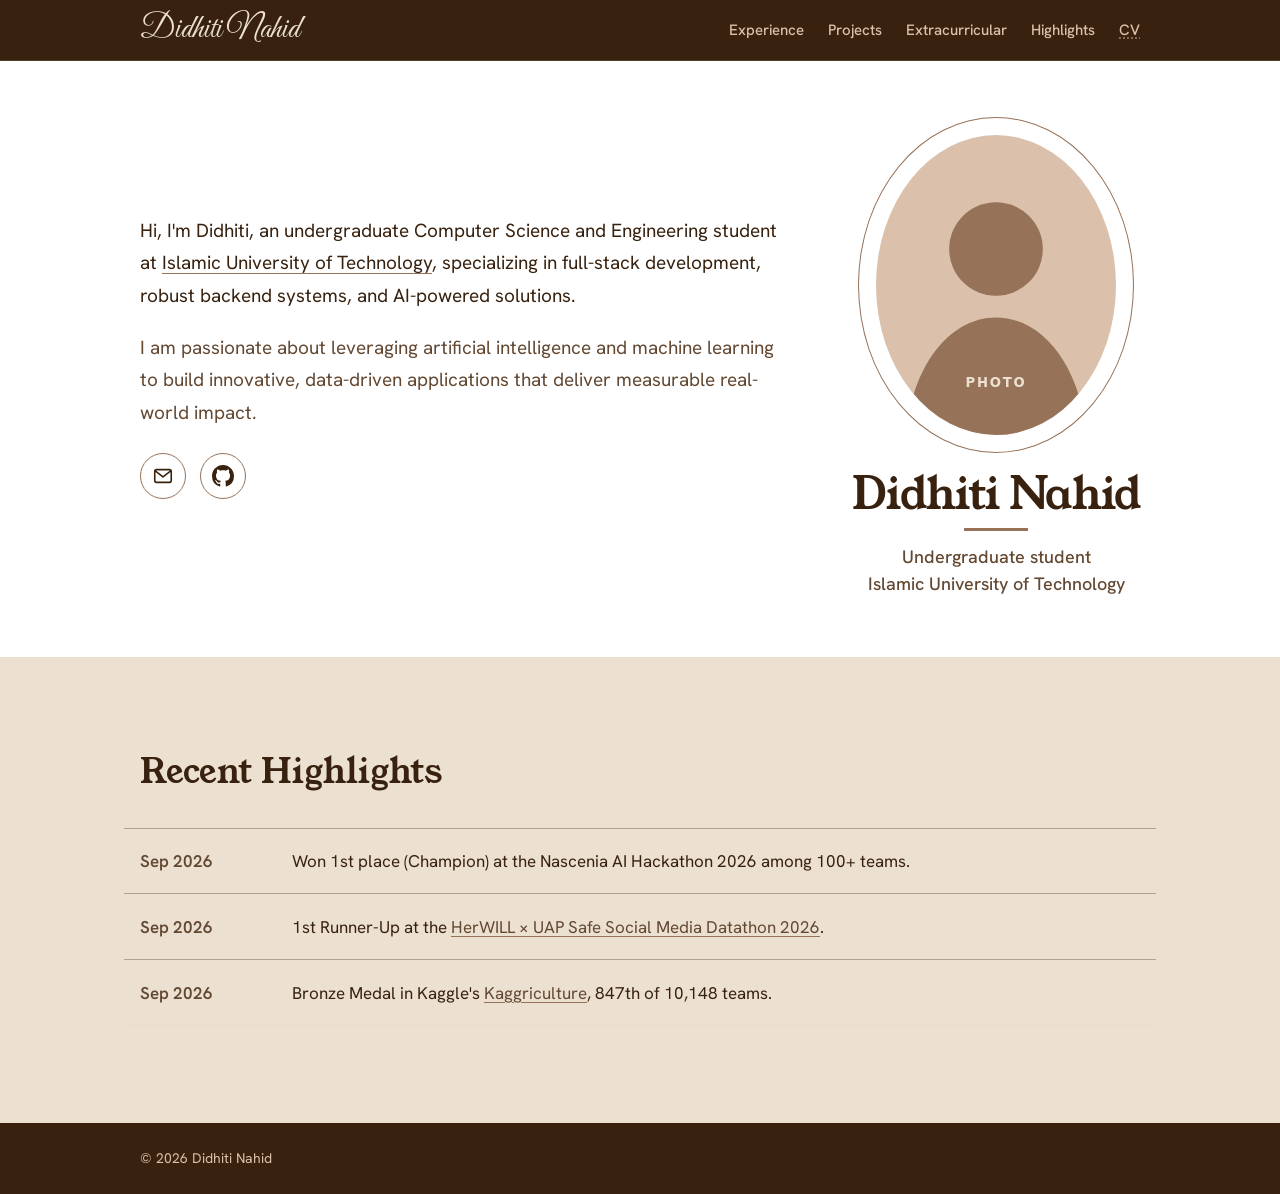
<file: index.html>
<!DOCTYPE html>
<!--
THESIS: An academic-style homepage (identity column, plain first-person intro, ruled project table, dated news log) that refuses the template's white minimalism and the usual card grid.
OWN-WORLD: "The Roastery Ledger". Full-bleed bands in the user's five roasts (espresso, crema, latte, mocha), 1px roast hairlines, Young Serif name and headlines, Hanken Grotesk text.
STORY: The visitor learns who Didhiti is and what she builds, sees five projects with code and write-ups, reads three recent wins, and emails her.
FIRST VIEWPORT: Espresso cover. Photo and the large name on the left, the intro and her aim on the right, email and GitHub links under the name.
FORM: Pinned by the user (farhanishraq17.github.io structure and voice, with the supplied palette), so no concept roll was run.
-->
<html lang="en">
<head>
  <meta charset="UTF-8">
  <script>document.documentElement.classList.add('js')</script>
  <meta name="viewport" content="width=device-width, initial-scale=1.0">
  <title>Didhiti Nahid</title>
  <meta name="description" content="Didhiti Nahid, Computer Science and Engineering undergraduate at Islamic University of Technology. Full-stack applications, backend systems and AI-powered solutions.">
  <meta name="theme-color" content="#38220f">
  <link rel="preconnect" href="https://fonts.googleapis.com">
  <link rel="preconnect" href="https://fonts.gstatic.com" crossorigin>
  <link href="https://fonts.googleapis.com/css2?family=Great+Vibes&family=Hanken+Grotesk:wght@400..700&family=Young+Serif&display=swap" rel="stylesheet">
  <link rel="stylesheet" href="style.css?v=14">
</head>
<body>

  <a class="skip-link" href="#main">Skip to content</a>

  <header class="site-header band band--espresso">
    <nav class="container nav" aria-label="Main">
      <a href="#top" class="nav-home">Didhiti Nahid</a>
      <button type="button" class="nav-toggle" aria-expanded="false" aria-controls="nav-links" aria-label="Open menu">
        <span class="nav-toggle-bar"></span>
        <span class="nav-toggle-bar"></span>
        <span class="nav-toggle-bar"></span>
      </button>      <ul class="nav-links" id="nav-links">
        <li><a href="experience.html">Experience</a></li>
        <li><a href="projects.html">Projects</a></li>
        <li><a href="extracurricular.html">Extracurricular</a></li>
        <li><a href="#highlights">Highlights</a></li>
        <li class="nav-cv"><button type="button" class="nav-cv-btn" aria-describedby="cv-note">CV</button><span id="cv-note" class="nav-cv-note" role="tooltip">Will be added later</span></li>
      </ul>
    </nav>
  </header>

  <main id="main">

    <!-- Intro -->
    <section id="top" class="hero band band--white" aria-label="Introduction">
      <div class="container hero-grid">
        <div class="hero-text">
          <div class="intro">
            <p>
              Hi, I'm Didhiti, an undergraduate Computer Science and Engineering student at
              <a href="https://www.iutoic-dhaka.edu/" target="_blank" rel="noopener">Islamic University of Technology</a>,
              specializing in full-stack development, robust backend systems, and AI-powered solutions.
            </p>
            <p>
              I am passionate about leveraging artificial intelligence and machine learning to build innovative,
              data-driven applications that deliver measurable real-world impact.
            </p>
          </div>

          <ul class="social-links">
            <li>
              <a href="mailto:didhiti.nahid@gmail.com" aria-label="Email" title="Email">
                <svg viewBox="0 0 24 24" width="22" height="22" aria-hidden="true" fill="none" stroke="currentColor" stroke-width="1.75" stroke-linecap="round" stroke-linejoin="round">
                  <rect x="3" y="5" width="18" height="14" rx="2"/>
                  <path d="m3.5 6.5 8.5 6.5 8.5-6.5"/>
                </svg>
              </a>
            </li>
            <li>
              <a href="https://github.com/Didhiti0217" target="_blank" rel="noopener" aria-label="GitHub" title="GitHub">
                <svg viewBox="0 0 16 16" width="22" height="22" aria-hidden="true" fill="currentColor">
                  <path d="M8 0c4.42 0 8 3.58 8 8a8.013 8.013 0 0 1-5.45 7.59c-.4.08-.55-.17-.55-.38 0-.27.01-1.13.01-2.2 0-.75-.25-1.23-.54-1.48 1.78-.2 3.65-.88 3.65-3.95 0-.88-.31-1.59-.82-2.15.08-.2.36-1.02-.08-2.12 0 0-.67-.22-2.2.82-.64-.18-1.32-.27-2-.27-.68 0-1.36.09-2 .27-1.53-1.03-2.2-.82-2.2-.82-.44 1.1-.16 1.92-.08 2.12-.51.56-.82 1.28-.82 2.15 0 3.06 1.86 3.75 3.64 3.95-.23.2-.44.55-.51 1.07-.46.21-1.61.55-2.33-.66-.15-.24-.6-.83-1.23-.82-.67.01-.27.38.01.53.34.19.73.9.82 1.13.16.45.68 1.31 2.69.94 0 .67.01 1.3.01 1.49 0 .21-.15.45-.55.38A7.995 7.995 0 0 1 0 8c0-4.42 3.58-8 8-8Z"/>
                </svg>
              </a>
            </li>
          </ul>
        </div>

        <div class="identity">
          <div class="portrait">
            <!-- Replace with your photo: put it in assets/, change src (e.g. assets/photo.jpg) and update alt to "Photo of Didhiti Nahid" -->
            <img class="photo" src="assets/photo-placeholder.svg" alt="Placeholder for Didhiti Nahid's photo" width="400" height="500">
          </div>
          <h1 class="name">Didhiti Nahid</h1>
          <p class="role">
            <span>Undergraduate student</span>
            <span>Islamic University of Technology</span>
          </p>
        </div>
      </div>
    </section>

    <!-- Recent highlights: shows three at a time, scroll for the rest -->
    <section id="highlights" class="section band band--crema" aria-labelledby="highlights-title">
      <div class="container">
        <div class="section-head">
          <h2 id="highlights-title">Recent Highlights</h2>
        </div>
        <div class="news-scroll" tabindex="0" role="region" aria-labelledby="highlights-title">
          <ol class="news">
            <li>
              <time datetime="2026-09">Sep 2026</time>
              <p>Won 1st place (Champion) at the Nascenia AI Hackathon 2026 among 100+ teams.</p>
            </li>
            <li>
              <time datetime="2026-09">Sep 2026</time>
              <p>1st Runner-Up at the <a href="https://github.com/farhanishraq17/IUT_BakeNekos-HerWillxUAP-Datathon-1st-Runners-up-Solution" target="_blank" rel="noopener">HerWILL × UAP Safe Social Media Datathon 2026</a>.</p>
            </li>
            <li>
              <time datetime="2026-09">Sep 2026</time>
              <p>Bronze Medal in Kaggle's <a href="https://www.kaggle.com/competitions/kaggriculture" target="_blank" rel="noopener">Kaggriculture</a>, 847th of 10,148 teams.</p>
            </li>
            <li>
              <time datetime="2026-09">Sep 2026</time>
              <p>Honourable Mention at the Blockchain and AI Olympiad Bangladesh 2026 for <a href="https://github.com/farhanishraq17/Obhoy" target="_blank" rel="noopener">Obhoy</a>; selected as a finalist for IBCOL 2026 in Hong Kong.</p>
            </li>
            <li>
              <time datetime="2024">2024</time>
              <p>Joined the <a href="extracurricular.html#volunteer">IUT Computer Society</a> Executive Body 2024–25 as Assistant Director (Human Resource).</p>
            </li>
            <li>
              <time datetime="2023-08">Aug 2023</time>
              <p>Started my B.Sc. in Computer Science at IUT.</p>
            </li>
          </ol>
        </div>
      </div>
    </section>

  </main>

  <footer class="site-footer band band--espresso">
    <div class="container">
      <p>© 2026 Didhiti Nahid</p>
    </div>
  </footer>

  <script>
    // Size the highlights box to exactly three items; the rest scroll.
    (function () {
      var box = document.querySelector('.news-scroll');
      if (!box) return;
      var list = box.querySelector('.news');
      var items = list.children;

      function update() {
        box.classList.toggle('has-more', box.scrollTop + box.clientHeight < box.scrollHeight - 2);
      }

      function fit() {
        if (items.length <= 3) { box.style.maxHeight = 'none'; return; }
        var third = items[2];
        box.style.maxHeight = (third.offsetTop + third.offsetHeight + 2) + 'px';
        update();
      }

      box.addEventListener('scroll', update, { passive: true });
      if ('ResizeObserver' in window) new ResizeObserver(fit).observe(list);
      window.addEventListener('load', fit);
      fit();
    })();
  </script>

  <script src="nav.js"></script>

</body>
</html>
</file>
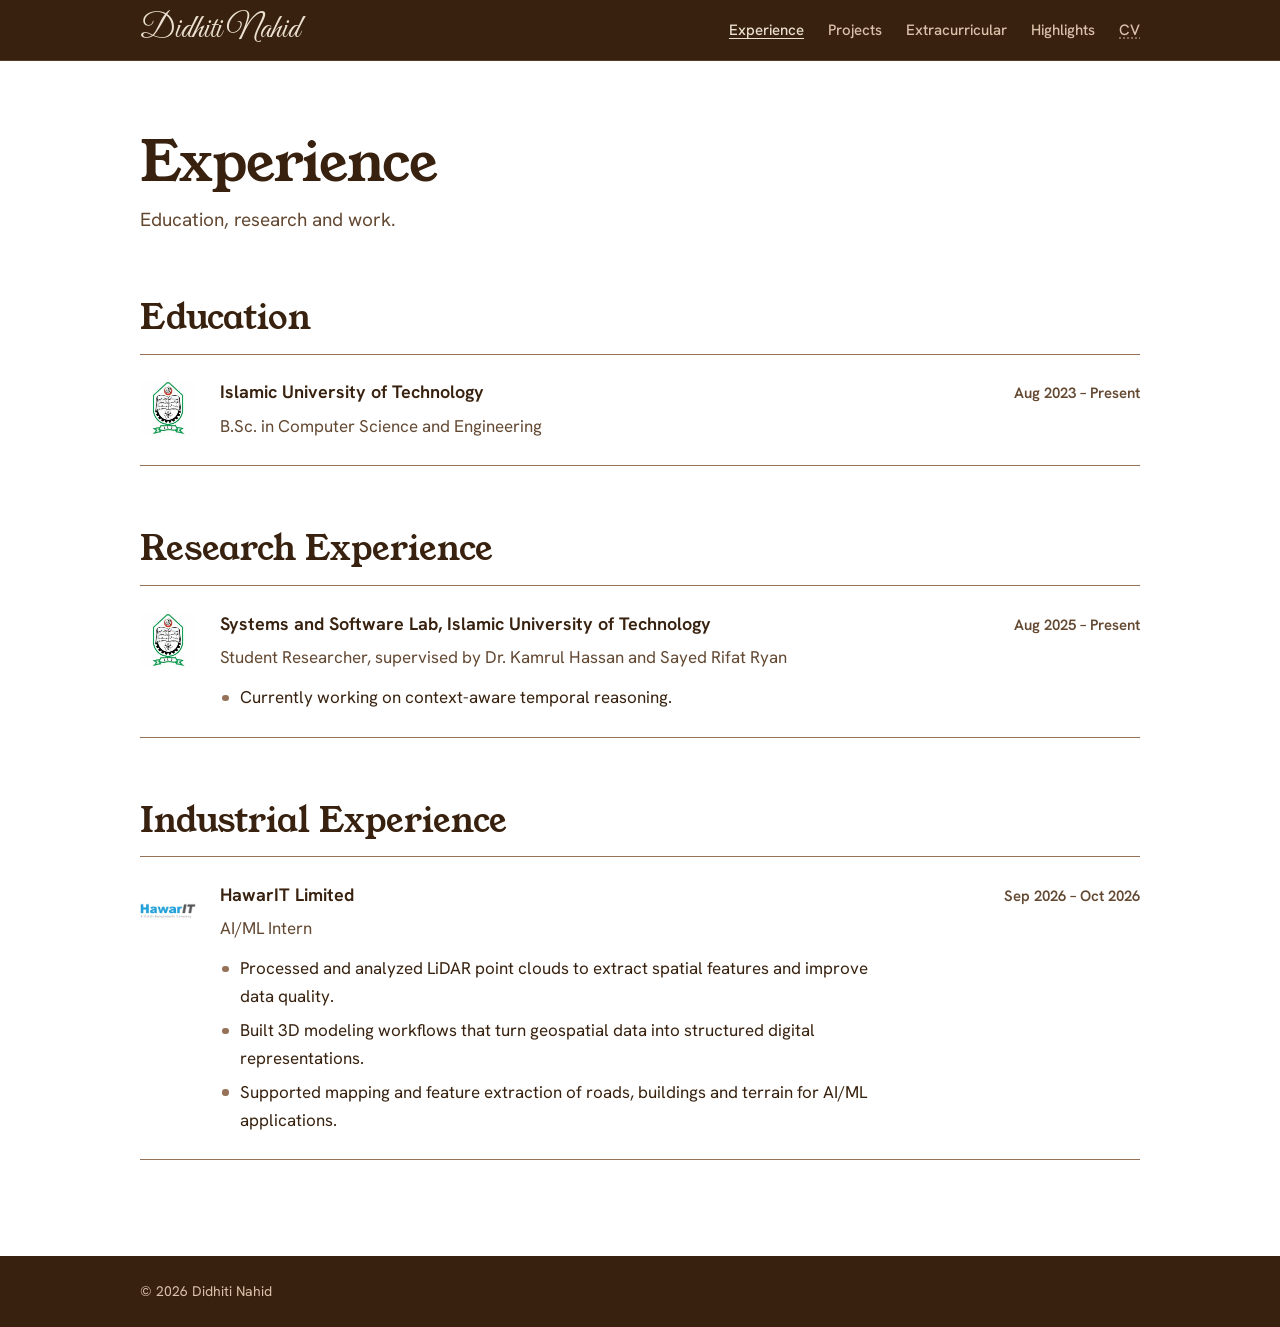
<file: experience.html>
<!DOCTYPE html>
<html lang="en">
<head>
  <meta charset="UTF-8">
  <script>document.documentElement.classList.add('js')</script>
  <meta name="viewport" content="width=device-width, initial-scale=1.0">
  <title>Experience · Didhiti Nahid</title>
  <meta name="description" content="Education, research and industrial experience of Didhiti Nahid, Computer Science and Engineering undergraduate at Islamic University of Technology.">
  <meta name="theme-color" content="#38220f">
  <link rel="preconnect" href="https://fonts.googleapis.com">
  <link rel="preconnect" href="https://fonts.gstatic.com" crossorigin>
  <link href="https://fonts.googleapis.com/css2?family=Great+Vibes&family=Hanken+Grotesk:wght@400..700&family=Young+Serif&display=swap" rel="stylesheet">
  <link rel="stylesheet" href="style.css?v=14">
</head>
<body>

  <a class="skip-link" href="#main">Skip to content</a>

  <header class="site-header band band--espresso">
    <nav class="container nav" aria-label="Main">
      <a href="index.html" class="nav-home">Didhiti Nahid</a>
      <button type="button" class="nav-toggle" aria-expanded="false" aria-controls="nav-links" aria-label="Open menu">
        <span class="nav-toggle-bar"></span>
        <span class="nav-toggle-bar"></span>
        <span class="nav-toggle-bar"></span>
      </button>      <ul class="nav-links" id="nav-links">
        <li><a href="experience.html" aria-current="page">Experience</a></li>
        <li><a href="projects.html">Projects</a></li>
        <li><a href="extracurricular.html">Extracurricular</a></li>
        <li><a href="index.html#highlights">Highlights</a></li>
        <li class="nav-cv"><button type="button" class="nav-cv-btn" aria-describedby="cv-note">CV</button><span id="cv-note" class="nav-cv-note" role="tooltip">Will be added later</span></li>
      </ul>
    </nav>
  </header>

  <!-- The whole Experience page is one white sheet -->
  <main id="main" class="exp-page band band--white">
    <div class="container">

      <header class="page-head">
        <h1 class="page-title">Experience</h1>
        <p class="page-lede">Education, research and work.</p>
      </header>

      <!-- Education -->
      <section id="education" class="exp-section" aria-labelledby="education-title">
        <h2 id="education-title" class="exp-title">Education</h2>
        <ol class="entries">
          <li class="entry">
            <img class="entry-logo" src="assets/logo_iut.jpg" alt="" width="56" height="56">
            <div class="entry-body">
              <div class="entry-head">
                <h3>Islamic University of Technology</h3>
                <p class="entry-date">Aug 2023 – Present</p>
              </div>
              <p class="entry-role">B.Sc. in Computer Science and Engineering</p>
            </div>
          </li>
        </ol>
      </section>

      <!-- Research -->
      <section id="research" class="exp-section" aria-labelledby="research-title">
        <h2 id="research-title" class="exp-title">Research Experience</h2>
        <ol class="entries">
          <li class="entry">
            <img class="entry-logo" src="assets/logo_iut.jpg" alt="" width="56" height="56">
            <div class="entry-body">
              <div class="entry-head">
                <h3>Systems and Software Lab, Islamic University of Technology</h3>
                <p class="entry-date">Aug 2025 – Present</p>
              </div>
              <p class="entry-role">Student Researcher, supervised by Dr. Kamrul Hassan and Sayed Rifat Ryan</p>
              <ul class="entry-points">
                <li>Currently working on context-aware temporal reasoning.</li>
              </ul>
            </div>
          </li>
        </ol>
      </section>

      <!-- Industry -->
      <section id="industry" class="exp-section" aria-labelledby="industry-title">
        <h2 id="industry-title" class="exp-title">Industrial Experience</h2>
        <ol class="entries">
          <li class="entry">
            <img class="entry-logo" src="assets/logo_hawarit.png" alt="" width="56" height="56">
            <div class="entry-body">
              <div class="entry-head">
                <h3>HawarIT Limited</h3>
                <p class="entry-date">Sep 2026 – Oct 2026</p>
              </div>
              <p class="entry-role">AI/ML Intern</p>
              <ul class="entry-points">
                <li>Processed and analyzed LiDAR point clouds to extract spatial features and improve data quality.</li>
                <li>Built 3D modeling workflows that turn geospatial data into structured digital representations.</li>
                <li>Supported mapping and feature extraction of roads, buildings and terrain for AI/ML applications.</li>
              </ul>
            </div>
          </li>
        </ol>
      </section>

    </div>
  </main>

  <footer class="site-footer band band--espresso">
    <div class="container">
      <p>© 2026 Didhiti Nahid</p>
    </div>
  </footer>

  <script src="nav.js"></script>

</body>
</html>
</file>
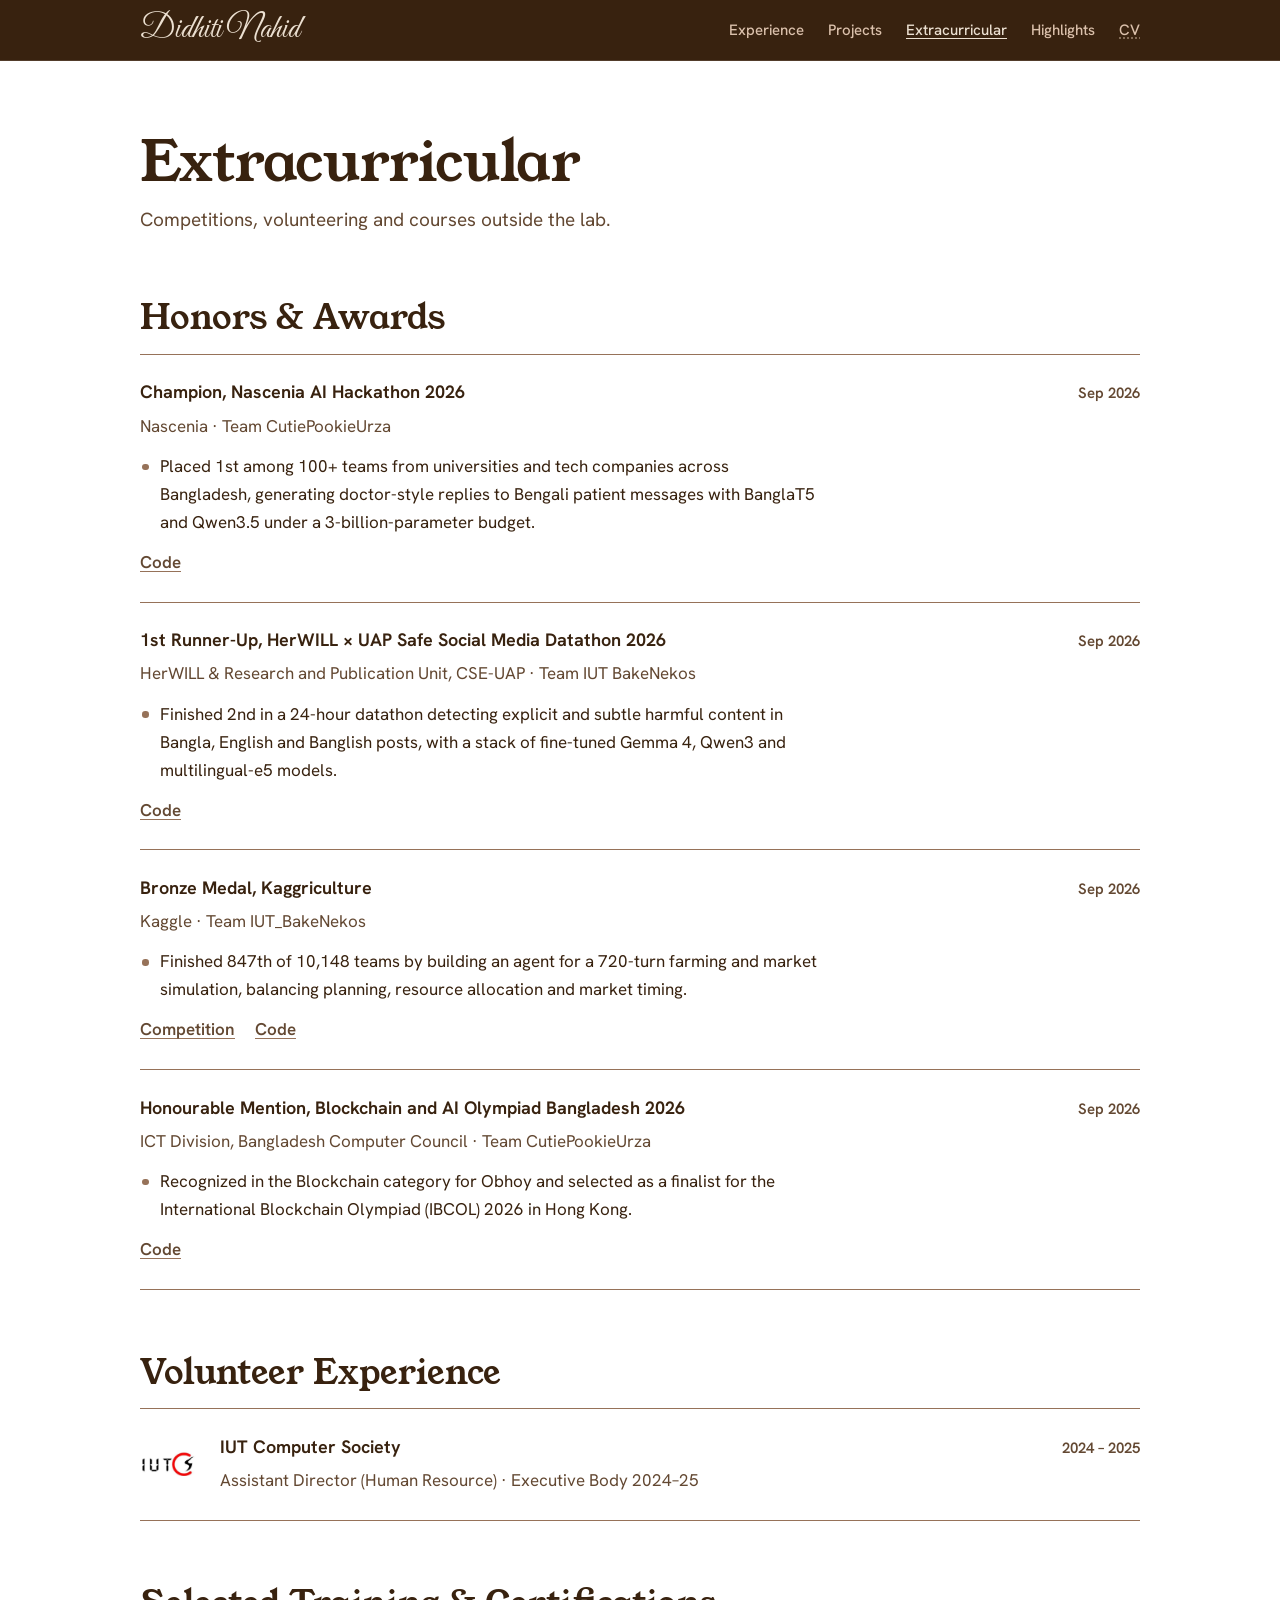
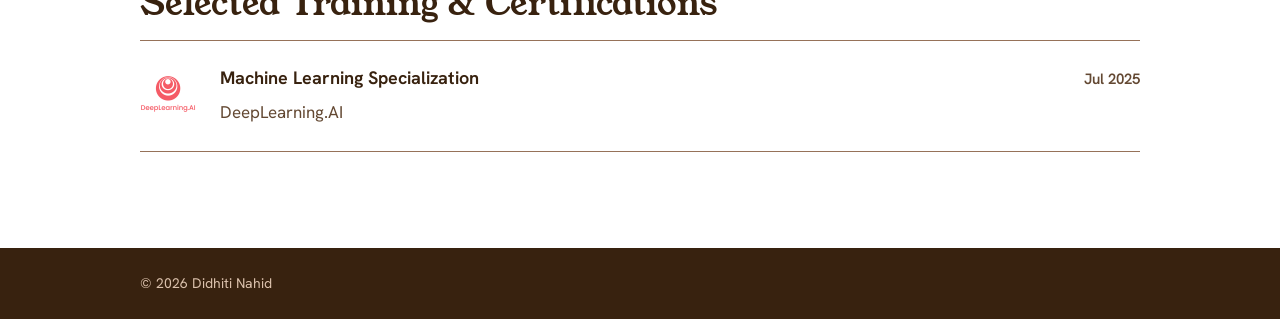
<file: extracurricular.html>
<!DOCTYPE html>
<html lang="en">
<head>
  <meta charset="UTF-8">
  <script>document.documentElement.classList.add('js')</script>
  <meta name="viewport" content="width=device-width, initial-scale=1.0">
  <title>Extracurricular · Didhiti Nahid</title>
  <meta name="description" content="Honors, awards, volunteering and certifications of Didhiti Nahid, Computer Science and Engineering undergraduate at Islamic University of Technology.">
  <meta name="theme-color" content="#38220f">
  <link rel="preconnect" href="https://fonts.googleapis.com">
  <link rel="preconnect" href="https://fonts.gstatic.com" crossorigin>
  <link href="https://fonts.googleapis.com/css2?family=Great+Vibes&family=Hanken+Grotesk:wght@400..700&family=Young+Serif&display=swap" rel="stylesheet">
  <link rel="stylesheet" href="style.css?v=14">
</head>
<body>

  <a class="skip-link" href="#main">Skip to content</a>

  <header class="site-header band band--espresso">
    <nav class="container nav" aria-label="Main">
      <a href="index.html" class="nav-home">Didhiti Nahid</a>
      <button type="button" class="nav-toggle" aria-expanded="false" aria-controls="nav-links" aria-label="Open menu">
        <span class="nav-toggle-bar"></span>
        <span class="nav-toggle-bar"></span>
        <span class="nav-toggle-bar"></span>
      </button>      <ul class="nav-links" id="nav-links">
        <li><a href="experience.html">Experience</a></li>
        <li><a href="projects.html">Projects</a></li>
        <li><a href="extracurricular.html" aria-current="page">Extracurricular</a></li>
        <li><a href="index.html#highlights">Highlights</a></li>
        <li class="nav-cv"><button type="button" class="nav-cv-btn" aria-describedby="cv-note">CV</button><span id="cv-note" class="nav-cv-note" role="tooltip">Will be added later</span></li>
      </ul>
    </nav>
  </header>

  <!-- One white sheet, like the Experience page -->
  <main id="main" class="exp-page band band--white">
    <div class="container">

      <header class="page-head">
        <h1 class="page-title">Extracurricular</h1>
        <p class="page-lede">Competitions, volunteering and courses outside the lab.</p>
      </header>

      <!-- Honors & Awards -->
      <section id="honors" class="exp-section" aria-labelledby="honors-title">
        <h2 id="honors-title" class="exp-title">Honors &amp; Awards</h2>
        <ol class="entries entries--text">
          <li class="entry">
            <div class="entry-body">
              <div class="entry-head">
                <h3>Champion, Nascenia AI Hackathon 2026</h3>
                <p class="entry-date">Sep 2026</p>
              </div>
              <p class="entry-role">Nascenia · Team CutiePookieUrza</p>
              <ul class="entry-points">
                <li>Placed 1st among 100+ teams from universities and tech companies across Bangladesh, generating doctor-style replies to Bengali patient messages with BanglaT5 and Qwen3.5 under a 3-billion-parameter budget.</li>
              </ul>
              <ul class="entry-links">
                <li><a href="https://github.com/farhanishraq17/CutiePookieUrza-Nascenia-AI-HACKATHON-Winning-Solution" target="_blank" rel="noopener">Code</a></li>
              </ul>
            </div>
          </li>

          <li class="entry">
            <div class="entry-body">
              <div class="entry-head">
                <h3>1st Runner-Up, HerWILL × UAP Safe Social Media Datathon 2026</h3>
                <p class="entry-date">Sep 2026</p>
              </div>
              <p class="entry-role">HerWILL &amp; Research and Publication Unit, CSE-UAP · Team IUT BakeNekos</p>
              <ul class="entry-points">
                <li>Finished 2nd in a 24-hour datathon detecting explicit and subtle harmful content in Bangla, English and Banglish posts, with a stack of fine-tuned Gemma 4, Qwen3 and multilingual-e5 models.</li>
              </ul>
              <ul class="entry-links">
                <li><a href="https://github.com/farhanishraq17/IUT_BakeNekos-HerWillxUAP-Datathon-1st-Runners-up-Solution" target="_blank" rel="noopener">Code</a></li>
              </ul>
            </div>
          </li>

          <li class="entry">
            <div class="entry-body">
              <div class="entry-head">
                <h3>Bronze Medal, Kaggriculture</h3>
                <p class="entry-date">Sep 2026</p>
              </div>
              <p class="entry-role">Kaggle · Team IUT_BakeNekos</p>
              <ul class="entry-points">
                <li>Finished 847th of 10,148 teams by building an agent for a 720-turn farming and market simulation, balancing planning, resource allocation and market timing.</li>
              </ul>
              <ul class="entry-links">
                <li><a href="https://www.kaggle.com/competitions/kaggriculture" target="_blank" rel="noopener">Competition</a></li>
                <li><a href="https://github.com/farhanishraq17/IUT_BakeNekos-Kaggriculture-Bronze-Solution" target="_blank" rel="noopener">Code</a></li>
              </ul>
            </div>
          </li>

          <li class="entry">
            <div class="entry-body">
              <div class="entry-head">
                <h3>Honourable Mention, Blockchain and AI Olympiad Bangladesh 2026</h3>
                <p class="entry-date">Sep 2026</p>
              </div>
              <p class="entry-role">ICT Division, Bangladesh Computer Council · Team CutiePookieUrza</p>
              <ul class="entry-points">
                <li>Recognized in the Blockchain category for Obhoy and selected as a finalist for the International Blockchain Olympiad (IBCOL) 2026 in Hong Kong.</li>
              </ul>
              <ul class="entry-links">
                <li><a href="https://github.com/farhanishraq17/Obhoy" target="_blank" rel="noopener">Code</a></li>
              </ul>
            </div>
          </li>
        </ol>
      </section>

      <!-- Volunteer -->
      <section id="volunteer" class="exp-section" aria-labelledby="volunteer-title">
        <h2 id="volunteer-title" class="exp-title">Volunteer Experience</h2>
        <ol class="entries">
          <li class="entry">
            <img class="entry-logo" src="assets/logo_iutcs.png" alt="" width="56" height="56">
            <div class="entry-body">
              <div class="entry-head">
                <h3>IUT Computer Society</h3>
                <p class="entry-date">2024 – 2025</p>
              </div>
              <p class="entry-role">Assistant Director (Human Resource) · Executive Body 2024–25</p>
            </div>
          </li>
        </ol>
      </section>

      <!-- Certifications -->
      <section id="certifications" class="exp-section" aria-labelledby="certifications-title">
        <h2 id="certifications-title" class="exp-title">Selected Training &amp; Certifications</h2>
        <ol class="entries">
          <li class="entry">
            <img class="entry-logo" src="assets/logo_deeplearningai.png" alt="" width="56" height="56">
            <div class="entry-body">
              <div class="entry-head">
                <h3>Machine Learning Specialization</h3>
                <p class="entry-date">Jul 2025</p>
              </div>
              <p class="entry-role">DeepLearning.AI</p>
              <!-- Add your own certificate link here, e.g.
              <ul class="entry-links"><li><a href="YOUR-COURSERA-CREDENTIAL-URL" target="_blank" rel="noopener">Credential</a></li></ul> -->
            </div>
          </li>
        </ol>
      </section>

    </div>
  </main>

  <footer class="site-footer band band--espresso">
    <div class="container">
      <p>© 2026 Didhiti Nahid</p>
    </div>
  </footer>

  <script src="nav.js"></script>

</body>
</html>
</file>
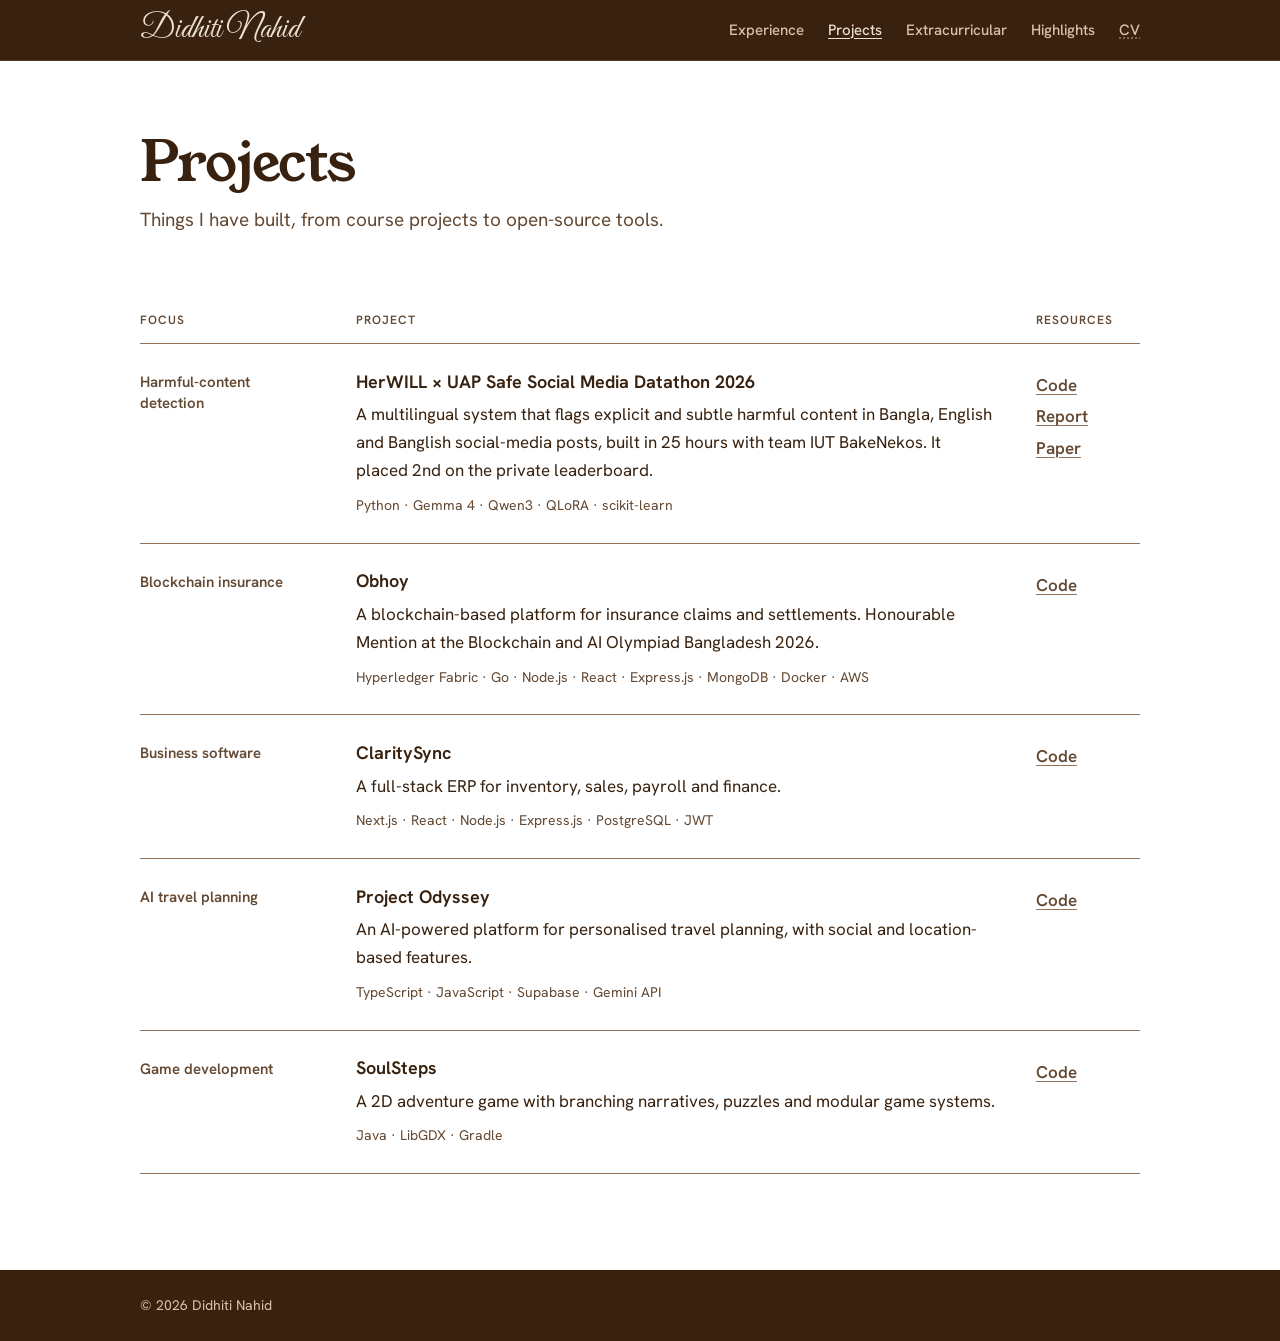
<file: projects.html>
<!DOCTYPE html>
<html lang="en">
<head>
  <meta charset="UTF-8">
  <script>document.documentElement.classList.add('js')</script>
  <meta name="viewport" content="width=device-width, initial-scale=1.0">
  <title>Projects · Didhiti Nahid</title>
  <meta name="description" content="Projects by Didhiti Nahid: full-stack applications, backend systems and AI-powered solutions.">
  <meta name="theme-color" content="#38220f">
  <link rel="preconnect" href="https://fonts.googleapis.com">
  <link rel="preconnect" href="https://fonts.gstatic.com" crossorigin>
  <link href="https://fonts.googleapis.com/css2?family=Great+Vibes&family=Hanken+Grotesk:wght@400..700&family=Young+Serif&display=swap" rel="stylesheet">
  <link rel="stylesheet" href="style.css?v=14">
</head>
<body>

  <a class="skip-link" href="#main">Skip to content</a>

  <header class="site-header band band--espresso">
    <nav class="container nav" aria-label="Main">
      <a href="index.html" class="nav-home">Didhiti Nahid</a>
      <button type="button" class="nav-toggle" aria-expanded="false" aria-controls="nav-links" aria-label="Open menu">
        <span class="nav-toggle-bar"></span>
        <span class="nav-toggle-bar"></span>
        <span class="nav-toggle-bar"></span>
      </button>      <ul class="nav-links" id="nav-links">
        <li><a href="experience.html">Experience</a></li>
        <li><a href="projects.html" aria-current="page">Projects</a></li>
        <li><a href="extracurricular.html">Extracurricular</a></li>
        <li><a href="index.html#highlights">Highlights</a></li>
        <li class="nav-cv"><button type="button" class="nav-cv-btn" aria-describedby="cv-note">CV</button><span id="cv-note" class="nav-cv-note" role="tooltip">Will be added later</span></li>
      </ul>
    </nav>
  </header>

  <!-- One white sheet, like the Experience page -->
  <main id="main" class="exp-page band band--white">
    <div class="container">

      <header class="page-head">
        <h1 class="page-title">Projects</h1>
        <p class="page-lede">Things I have built, from course projects to open-source tools.</p>
      </header>

      <section class="exp-section" aria-label="Projects">
        <div class="ledger" role="table" aria-label="Projects">
          <div class="ledger-row ledger-head" role="row">
            <span role="columnheader">Focus</span>
            <span role="columnheader">Project</span>
            <span role="columnheader">Resources</span>
          </div>

          <div class="ledger-row" role="row">
            <p class="focus" role="cell">Harmful-content detection</p>
            <div class="project" role="cell">
              <h2>HerWILL × UAP Safe Social Media Datathon 2026</h2>
              <p>
                A multilingual system that flags explicit and subtle harmful content in Bangla, English and Banglish
                social-media posts, built in 25 hours with team IUT BakeNekos. It placed 2nd on the private leaderboard.
              </p>
              <p class="stack">Python · Gemma 4 · Qwen3 · QLoRA · scikit-learn</p>
            </div>
            <ul class="links" role="cell">
              <li><a href="https://github.com/farhanishraq17/IUT_BakeNekos-HerWillxUAP-Datathon-1st-Runners-up-Solution" target="_blank" rel="noopener">Code</a></li>
              <li><a href="https://github.com/farhanishraq17/IUT_BakeNekos-HerWillxUAP-Datathon-1st-Runners-up-Solution/blob/main/report/IUT_BakeNekos_HerWILL2026_Research_Report.pdf" target="_blank" rel="noopener">Report</a></li>
              <li><a href="https://github.com/farhanishraq17/IUT_BakeNekos-HerWillxUAP-Datathon-1st-Runners-up-Solution/blob/main/report/IUT_BakeNekos_IEEE_Paper.pdf" target="_blank" rel="noopener">Paper</a></li>
            </ul>
          </div>

          <div class="ledger-row" role="row">
            <p class="focus" role="cell">Blockchain insurance</p>
            <div class="project" role="cell">
              <h2>Obhoy</h2>
              <p>
                A blockchain-based platform for insurance claims and settlements. Honourable Mention at the
                Blockchain and AI Olympiad Bangladesh 2026.
              </p>
              <p class="stack">Hyperledger Fabric · Go · Node.js · React · Express.js · MongoDB · Docker · AWS</p>
            </div>
            <ul class="links" role="cell">
              <li><a href="https://github.com/farhanishraq17/Obhoy" target="_blank" rel="noopener">Code</a></li>
            </ul>
          </div>

          <div class="ledger-row" role="row">
            <p class="focus" role="cell">Business software</p>
            <div class="project" role="cell">
              <h2>ClaritySync</h2>
              <p>A full-stack ERP for inventory, sales, payroll and finance.</p>
              <p class="stack">Next.js · React · Node.js · Express.js · PostgreSQL · JWT</p>
            </div>
            <ul class="links" role="cell">
              <li><a href="https://github.com/Deatrax/ClaritySync" target="_blank" rel="noopener">Code</a></li>
            </ul>
          </div>

          <div class="ledger-row" role="row">
            <p class="focus" role="cell">AI travel planning</p>
            <div class="project" role="cell">
              <h2>Project Odyssey</h2>
              <p>An AI-powered platform for personalised travel planning, with social and location-based features.</p>
              <p class="stack">TypeScript · JavaScript · Supabase · Gemini API</p>
            </div>
            <ul class="links" role="cell">
              <li><a href="https://github.com/Deatrax/ProjectOdyssey" target="_blank" rel="noopener">Code</a></li>
            </ul>
          </div>

          <div class="ledger-row" role="row">
            <p class="focus" role="cell">Game development</p>
            <div class="project" role="cell">
              <h2>SoulSteps</h2>
              <p>A 2D adventure game with branching narratives, puzzles and modular game systems.</p>
              <p class="stack">Java · LibGDX · Gradle</p>
            </div>
            <ul class="links" role="cell">
              <li><a href="https://github.com/Deatrax/SoulSteps1" target="_blank" rel="noopener">Code</a></li>
            </ul>
          </div>
        </div>
      </section>

    </div>
  </main>

  <footer class="site-footer band band--espresso">
    <div class="container">
      <p>© 2026 Didhiti Nahid</p>
    </div>
  </footer>

  <script src="nav.js"></script>

</body>
</html>
</file>
<file: style.css>
/* ==========================================================
   The Roastery Ledger: tokens (see DESIGN.md)
   ========================================================== */
:root {
  --espresso: #38220f;
  --mocha: #634832;
  --roast: #967259;
  --latte: #dbc1ac;
  --crema: #ece0d1;
  --white: #ffffff;

  --font-signature: "Great Vibes", "Segoe Script", cursive;
  --font-display: "Young Serif", Georgia, serif;
  --font-body: "Hanken Grotesk", system-ui, sans-serif;

  --max-width: 1080px;
  --gutter: clamp(1rem, 4vw, 2.5rem);
  --section: clamp(3.5rem, 8vw, 6rem);
  --ease-out: cubic-bezier(0.16, 1, 0.3, 1);
}

/* ---------- Base ---------- */
*,
*::before,
*::after {
  box-sizing: border-box;
}

html {
  scroll-behavior: smooth;
  scroll-padding-top: 4.5rem;
}

body {
  margin: 0;
  font-family: var(--font-body);
  font-size: 1.0625rem;
  line-height: 1.65;
  color: var(--espresso);
  background: var(--crema);
  -webkit-font-smoothing: antialiased;
}

h1, h2, h3, p, ol, ul {
  margin: 0;
}

ol, ul {
  list-style: none;
  padding: 0;
}

a {
  color: inherit;
  text-decoration-thickness: 1px;
  text-underline-offset: 0.2em;
  transition: color 200ms var(--ease-out), text-decoration-color 200ms var(--ease-out);
}

html {
  scrollbar-color: var(--roast) var(--crema);
}

::selection {
  background: var(--mocha);
  color: var(--crema);
}

.band--espresso ::selection {
  background: var(--latte);
  color: var(--espresso);
}

:focus-visible {
  outline: 2px solid currentColor;
  outline-offset: 3px;
  border-radius: 2px;
}

img {
  display: block;
  max-width: 100%;
  height: auto;
}

.container {
  max-width: var(--max-width);
  margin: 0 auto;
  padding: 0 var(--gutter);
}

.skip-link {
  position: absolute;
  left: 1rem;
  top: -3rem;
  z-index: 20;
  padding: 0.5rem 0.9rem;
  background: var(--crema);
  color: var(--espresso);
  font-weight: 600;
}

.skip-link:focus {
  top: 1rem;
}

/* ---------- Bands: one roast per section ---------- */
.band--espresso { background: var(--espresso); color: var(--crema); }
.band--mocha    { background: var(--mocha);    color: var(--crema); }
.band--latte    { background: var(--latte);    color: var(--espresso); }
.band--crema    { background: var(--crema);    color: var(--espresso); }
.band--white    { background: var(--white);    color: var(--espresso); }

.section {
  padding: var(--section) 0;
}

/* ---------- Header ---------- */
.site-header {
  position: sticky;
  top: 0;
  z-index: 10;
  border-bottom: 1px solid rgb(236 224 209 / 0.14);
}

.nav {
  display: flex;
  flex-wrap: wrap;
  align-items: center;
  justify-content: space-between;
  gap: 0.25rem 1.5rem;
  min-height: 3.75rem;
  padding-top: 0.5rem;
  padding-bottom: 0.5rem;
}

.nav-home {
  font-family: var(--font-signature);
  font-size: 2rem;
  line-height: 1;
  color: var(--crema);
  text-decoration: none;
}

.nav-links {
  display: flex;
  flex-wrap: wrap;
  gap: 0.25rem 1.5rem;
  font-size: 0.9375rem;
  font-weight: 500;
}

.nav-links a {
  color: var(--latte);
  text-decoration: underline;
  text-decoration-color: transparent;
}

.nav-links a:hover,
.nav-links a:focus-visible,
.nav-links a[aria-current="page"] {
  color: var(--crema);
  text-decoration-color: currentColor;
}

/* Phone menu button: hidden on wider screens */
.nav-toggle {
  display: none;
}

/* CV: not attached yet, so the nav item shows a note instead of downloading */
.nav-cv {
  position: relative;
}

.nav-cv-btn {
  padding: 0;
  border: 0;
  background: none;
  font: inherit;
  color: var(--latte);
  cursor: help;
  text-decoration: underline dotted;
  text-decoration-color: rgb(219 193 172 / 0.6);
  text-underline-offset: 0.2em;
}

.nav-cv-btn:hover,
.nav-cv-btn:focus-visible {
  color: var(--crema);
}

.nav-cv-note {
  position: absolute;
  top: calc(100% + 0.6rem);
  right: 0;
  z-index: 20;
  padding: 0.4rem 0.75rem;
  white-space: nowrap;
  font-size: 0.875rem;
  font-weight: 600;
  color: var(--espresso);
  background: var(--crema);
  border: 1px solid var(--roast);
  opacity: 0;
  visibility: hidden;
  transform: translateY(-4px);
  transition: opacity 200ms var(--ease-out), transform 200ms var(--ease-out), visibility 200ms;
  pointer-events: none;
}

.nav-cv-btn:hover + .nav-cv-note,
.nav-cv-btn:focus + .nav-cv-note {
  opacity: 1;
  visibility: visible;
  transform: none;
}

/* ---------- Hero ---------- */
.hero {
  padding: clamp(2rem, 4.5vw, 3.5rem) 0 clamp(2.25rem, 5vw, 3.75rem);
}

.hero-grid {
  display: grid;
  grid-template-columns: minmax(0, 1fr) auto;
  gap: clamp(2rem, 5vw, 4rem);
  align-items: center;
}

/* Right column: oval portrait, then the name and designation centred under it */
.identity {
  display: flex;
  flex-direction: column;
  align-items: center;
  text-align: center;
}

/* Oval portrait with a separate oval ring around it */
.portrait {
  position: relative;
  width: clamp(11.5rem, 19vw, 15rem);
  aspect-ratio: 4 / 5;
  margin: 18px 18px calc(18px + 1.25rem);
}

.portrait::before {
  content: "";
  position: absolute;
  inset: -18px;
  border: 1.5px solid var(--roast);
  border-radius: 50%;
}

.photo {
  width: 100%;
  height: 100%;
  object-fit: cover;
  border-radius: 50%;
}

.name {
  position: relative;
  padding-bottom: 0.9rem;
  font-family: var(--font-display);
  font-weight: 400;
  font-size: clamp(2rem, 3.4vw, 2.75rem);
  line-height: 1;
  letter-spacing: -0.02em;
  white-space: nowrap;
}

/* The one authored moment: a roast rule draws out from the centre under the name on load. */
.name::after {
  content: "";
  position: absolute;
  left: calc(50% - 2rem);
  bottom: 0;
  width: 4rem;
  height: 3px;
  background: var(--roast);
  transform-origin: center;
  animation: draw-rule 1100ms var(--ease-out) 250ms both;
}

@keyframes draw-rule {
  from { transform: scaleX(0); }
  to   { transform: scaleX(1); }
}

.role {
  margin-top: 0.75rem;
  font-size: clamp(1rem, 1.6vw, 1.125rem);
  font-weight: 500;
  line-height: 1.5;
  color: var(--mocha);
}

.role span {
  display: block;
}

.intro {
  display: grid;
  gap: 1.25rem;
  max-width: 62ch;
  font-size: clamp(1.0625rem, 1.6vw, 1.1875rem);
  line-height: 1.7;
}

.intro p + p {
  color: var(--mocha);
}

.intro a {
  color: var(--espresso);
  text-decoration-color: var(--roast);
}

.intro a:hover {
  color: var(--mocha);
  text-decoration-color: currentColor;
}

/* Contact icons: round buttons that echo the portrait ring */
.social-links {
  display: flex;
  gap: 0.875rem;
  margin-top: 1.5rem;
}

.social-links a {
  display: grid;
  place-items: center;
  width: 2.875rem;
  height: 2.875rem;
  border: 1.5px solid var(--roast);
  border-radius: 50%;
  color: var(--espresso);
  transition: background-color 250ms var(--ease-out), color 250ms var(--ease-out), border-color 250ms var(--ease-out);
}

.social-links a:hover,
.social-links a:focus-visible {
  background: var(--espresso);
  border-color: var(--espresso);
  color: var(--white);
}

.social-links a:focus-visible {
  outline-color: var(--espresso);
  border-radius: 50%;
}

/* ---------- Section heads ---------- */
.section-head {
  display: flex;
  flex-wrap: wrap;
  align-items: baseline;
  justify-content: space-between;
  gap: 0.5rem 2rem;
  margin-bottom: clamp(1.5rem, 3vw, 2.25rem);
}

.section-head h2 {
  font-family: var(--font-display);
  font-weight: 400;
  font-size: clamp(1.6rem, 3.2vw, 2.1rem);
  line-height: 1.15;
}

.ledger-head {
  font-size: 0.75rem;
  font-weight: 600;
  letter-spacing: 0.08em;
  text-transform: uppercase;
  color: var(--mocha);
}

/* ---------- Ledger (projects, education) ---------- */
.ledger-row {
  display: grid;
  grid-template-columns: 11rem minmax(0, 1fr) 6.5rem;
  gap: 0.5rem 2.5rem;
  padding: 1.6rem 1rem;
  margin: 0 -1rem;
  border-top: 1px solid var(--roast);
  transition: background-color 300ms var(--ease-out);
}

.ledger-row:last-child {
  border-bottom: 1px solid var(--roast);
}

.ledger-head {
  padding-top: 0.75rem;
  padding-bottom: 0.75rem;
  border-top: 0;
}

.ledger-row:not(.ledger-head):hover {
  background: var(--latte);
}

.focus {
  padding-top: 0.15rem;
  font-size: 0.9375rem;
  font-weight: 600;
  line-height: 1.4;
  color: var(--mocha);
}

.project h2,
.project h3 {
  font-size: 1.125rem;
  font-weight: 650;
  line-height: 1.35;
}

.project p {
  max-width: 68ch;
  margin-top: 0.4rem;
}

.project .stack {
  margin-top: 0.6rem;
  font-size: 0.875rem;
  color: var(--mocha);
}

.links {
  display: grid;
  align-content: start;
  gap: 0.2rem;
  padding-top: 0.1rem;
  font-weight: 600;
}

.links a,
.news a {
  color: var(--mocha);
  text-decoration-color: var(--roast);
}

.links a:hover,
.news a:hover {
  color: var(--espresso);
  text-decoration-color: currentColor;
}

/* ---------- Experience page: one white sheet ---------- */
.exp-page {
  padding-bottom: var(--section);
}

.page-head {
  padding: clamp(2.5rem, 6vw, 4.5rem) 0 0;
}

.page-title {
  font-family: var(--font-display);
  font-weight: 400;
  font-size: clamp(2.25rem, 5.5vw, 3.5rem);
  line-height: 1.05;
  letter-spacing: -0.02em;
}

.page-lede {
  margin-top: 0.75rem;
  font-size: clamp(1.0625rem, 1.6vw, 1.1875rem);
  color: var(--mocha);
}

.exp-section {
  margin-top: clamp(2.5rem, 6vw, 4rem);
}

.exp-title {
  margin-bottom: 1rem;
  font-family: var(--font-display);
  font-weight: 400;
  font-size: clamp(1.6rem, 3.2vw, 2.1rem);
  line-height: 1.15;
}

/* Logo column, then the entry text */
.entry {
  display: grid;
  grid-template-columns: 3.5rem minmax(0, 1fr);
  gap: 1.5rem;
  padding: 1.6rem 0;
  border-top: 1px solid var(--roast);
}

.entry:last-child {
  border-bottom: 1px solid var(--roast);
}

.entry-logo {
  width: 3.5rem;
  height: 3.5rem;
  object-fit: contain;
}

/* On the white sub-pages the project table lines up with the page title, like the entries */
.exp-page .ledger-row {
  margin: 0;
  padding-left: 0;
  padding-right: 0;
}

.exp-page .ledger-row:not(.ledger-head):hover {
  background: none;
}

/* Entries without logos (honors) use the full width */
.entries--text .entry {
  grid-template-columns: minmax(0, 1fr);
}

.entry-links {
  display: flex;
  flex-wrap: wrap;
  gap: 0.25rem 1.25rem;
  margin-top: 0.75rem;
  font-weight: 600;
}

.entry-links a {
  color: var(--mocha);
  text-decoration-color: var(--roast);
}

.entry-links a:hover {
  color: var(--espresso);
  text-decoration-color: currentColor;
}

.entry-head {
  display: flex;
  flex-wrap: wrap;
  align-items: baseline;
  justify-content: space-between;
  gap: 0.25rem 2rem;
}

.entry-head h3 {
  font-size: 1.125rem;
  font-weight: 650;
  line-height: 1.35;
}

.entry-date {
  font-size: 0.9375rem;
  font-weight: 600;
  font-variant-numeric: tabular-nums;
  color: var(--mocha);
  white-space: nowrap;
}

.entry-role {
  margin-top: 0.35rem;
  color: var(--mocha);
}

.entry-points {
  display: grid;
  gap: 0.35rem;
  max-width: 68ch;
  margin-top: 0.75rem;
}

.entry-points li {
  position: relative;
  padding-left: 1.25rem;
}

.entry-points li::before {
  content: "";
  position: absolute;
  left: 0.15rem;
  top: 0.7em;
  width: 0.4rem;
  height: 0.4rem;
  border-radius: 50%;
  background: var(--roast);
}

/* ---------- Recent highlights ---------- */
/* A scroll box sized by script to show three items; the rest scroll. */
.news-scroll {
  position: relative;
  max-height: 17rem;
  margin: 0 -1rem;
  overflow-y: auto;
  overscroll-behavior: contain;
  scroll-snap-type: y proximity;
  scrollbar-width: thin;
  scrollbar-color: var(--roast) transparent;
  border-top: 1px solid rgb(99 72 50 / 0.4);
  border-bottom: 1px solid rgb(99 72 50 / 0.4);
}

/* Fade the bottom edge while more items are below */
.news-scroll.has-more {
  -webkit-mask-image: linear-gradient(to bottom, var(--espresso) calc(100% - 1.5rem), transparent);
  mask-image: linear-gradient(to bottom, var(--espresso) calc(100% - 1.5rem), transparent);
}

.news-scroll:focus-visible {
  outline: 2px solid var(--espresso);
  outline-offset: 2px;
}

.news li {
  display: grid;
  grid-template-columns: 7rem minmax(0, 1fr);
  gap: 0.25rem 2.5rem;
  padding: 1.15rem 1rem;
  scroll-snap-align: start;
}

.news li + li {
  border-top: 1px solid rgb(99 72 50 / 0.4);
}

.news time {
  font-weight: 600;
  font-variant-numeric: tabular-nums;
  color: var(--mocha);
}

.news p {
  max-width: 68ch;
}

/* ---------- Footer ---------- */
.site-footer {
  padding: 1.5rem 0;
  font-size: 0.875rem;
  color: var(--latte);
}

/* ---------- Small screens ---------- */
@media (max-width: 760px) {
  html {
    scroll-padding-top: 5rem;
  }

  .hero-grid {
    grid-template-columns: 1fr;
  }

  /* On phones the photo, name and designation sit above the text */
  .identity {
    order: -1;
  }

  .portrait {
    width: 10rem;
    margin: 14px 14px calc(14px + 1.25rem);
  }

  .social-links {
    margin-top: 1.5rem;
  }

  .portrait::before {
    inset: -14px;
  }

  .nav-home {
    font-size: 1.75rem;
  }

  /* CV wraps to the start of the second nav row on phones (no-JS fallback) */
  .nav-cv-note {
    right: auto;
    left: 0;
  }

  /* ---------- Phone menu (only when JS runs; otherwise links stay visible) ---------- */
  .js .nav-toggle {
    display: grid;
    align-content: center;
    justify-items: center;
    gap: 5px;
    width: 2.75rem;
    height: 2.75rem;
    padding: 0;
    border: 1.5px solid rgb(236 224 209 / 0.35);
    border-radius: 50%;
    background: none;
    color: var(--crema);
    cursor: pointer;
    transition: border-color 200ms var(--ease-out);
  }

  .js .nav-toggle:hover,
  .js .nav-toggle:focus-visible {
    border-color: var(--crema);
  }

  .nav-toggle-bar {
    display: block;
    width: 18px;
    height: 1.5px;
    background: currentColor;
    transition: transform 250ms var(--ease-out), opacity 200ms var(--ease-out);
  }

  /* Bars turn into an X when open */
  .nav.is-open .nav-toggle-bar:nth-child(1) { transform: translateY(6.5px) rotate(45deg); }
  .nav.is-open .nav-toggle-bar:nth-child(2) { opacity: 0; }
  .nav.is-open .nav-toggle-bar:nth-child(3) { transform: translateY(-6.5px) rotate(-45deg); }

  .js .nav-links {
    display: none;
    flex-basis: 100%;
    flex-direction: column;
    gap: 0;
    padding: 0.25rem 0 0.75rem;
  }

  .js .nav.is-open .nav-links {
    display: flex;
  }

  .js .nav-links li {
    border-top: 1px solid rgb(236 224 209 / 0.14);
  }

  .js .nav-links a,
  .js .nav-cv-btn {
    display: inline-block;
    padding: 0.8rem 0;
    font-size: 1.0625rem;
  }

  /* In the open menu, the CV note sits beside the label instead of floating */
  .js .nav-cv-note {
    position: static;
    margin-left: 0.75rem;
    padding: 0;
    font-weight: 500;
    color: var(--latte);
    background: none;
    border: 0;
    opacity: 1;
    visibility: visible;
    transform: none;
  }

  .ledger-head {
    display: none;
  }

  .ledger-row {
    grid-template-columns: 1fr;
    padding: 1.35rem 1rem;
  }

  .focus {
    font-size: 0.875rem;
  }

  .links {
    display: flex;
    flex-wrap: wrap;
    gap: 0.25rem 1.25rem;
    margin-top: 0.4rem;
  }

  .news li {
    grid-template-columns: 1fr;
  }

  .entry {
    grid-template-columns: 2.5rem minmax(0, 1fr);
    gap: 1rem;
  }

  .entry-logo {
    width: 2.5rem;
    height: 2.5rem;
  }
}

@media (prefers-reduced-motion: reduce) {
  html {
    scroll-behavior: auto;
  }

  .name::after {
    animation: none;
  }

  * {
    transition: none !important;
  }
}
</file>
